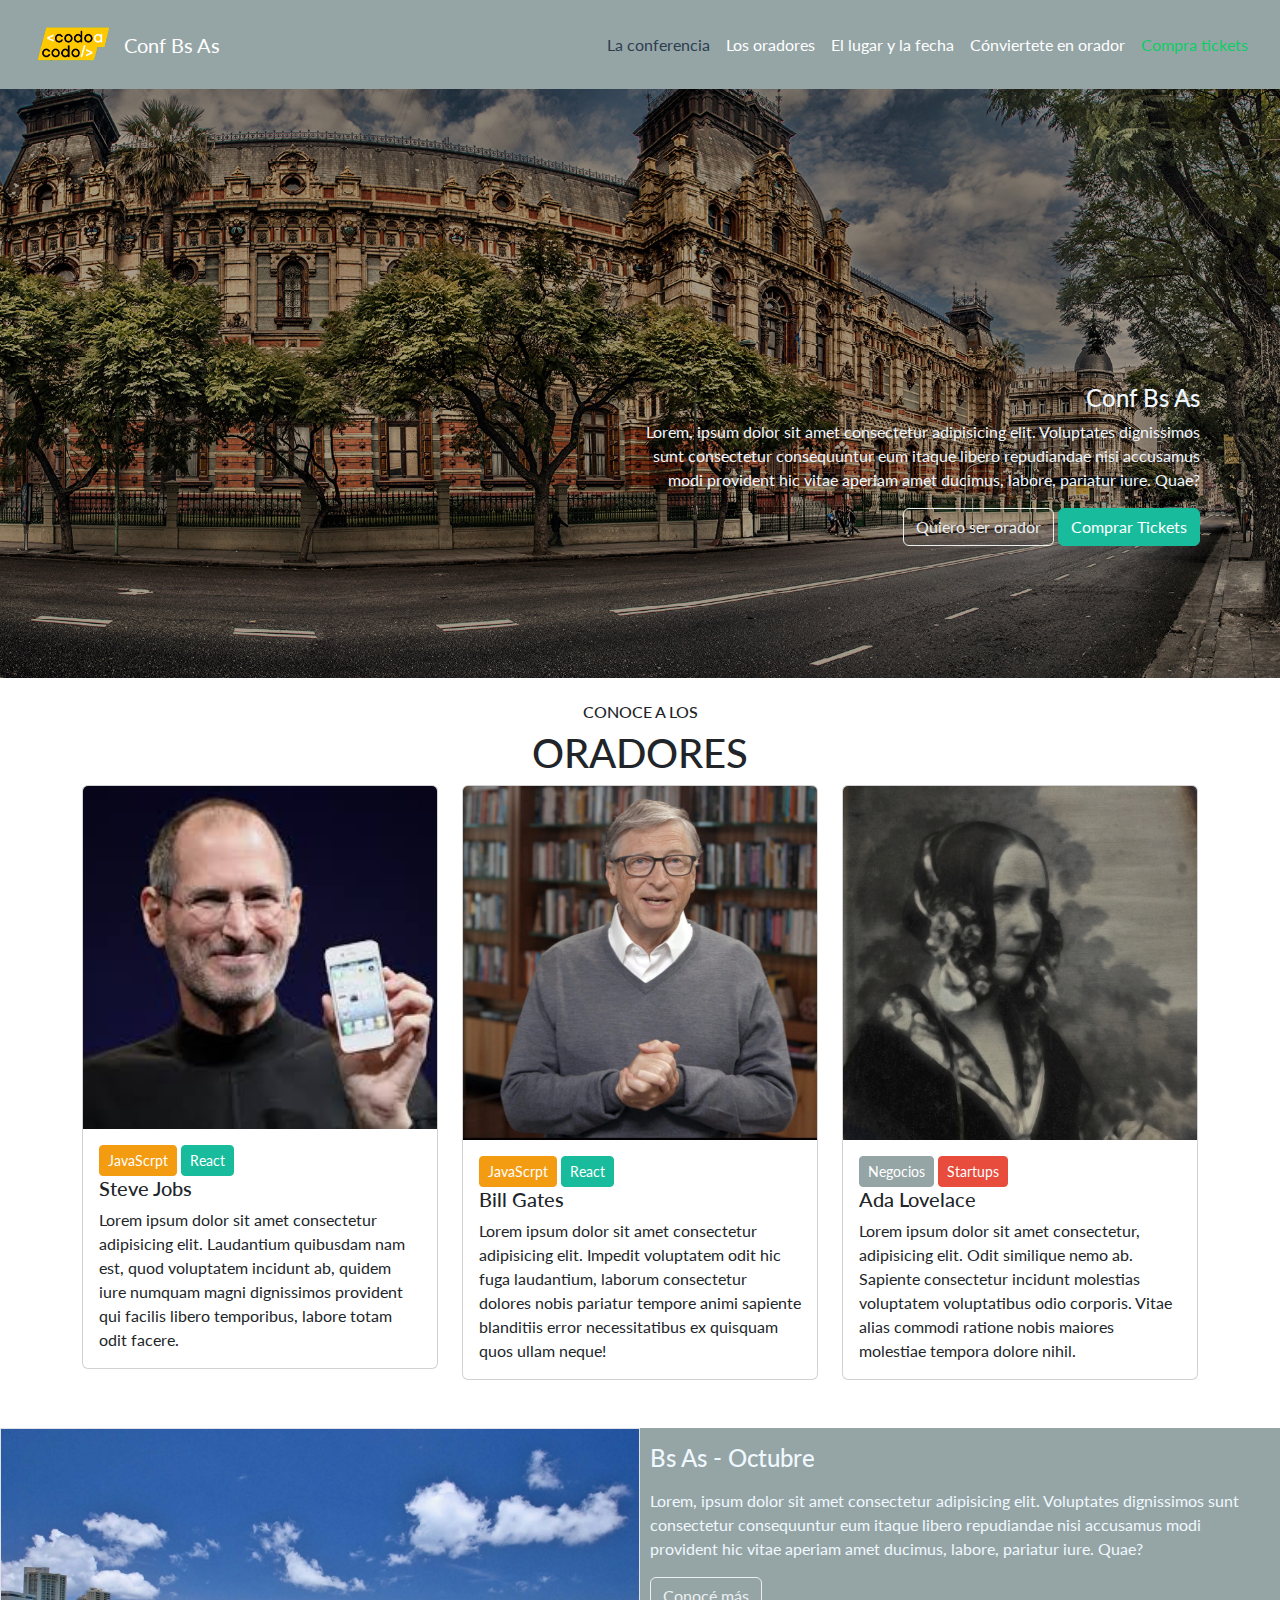
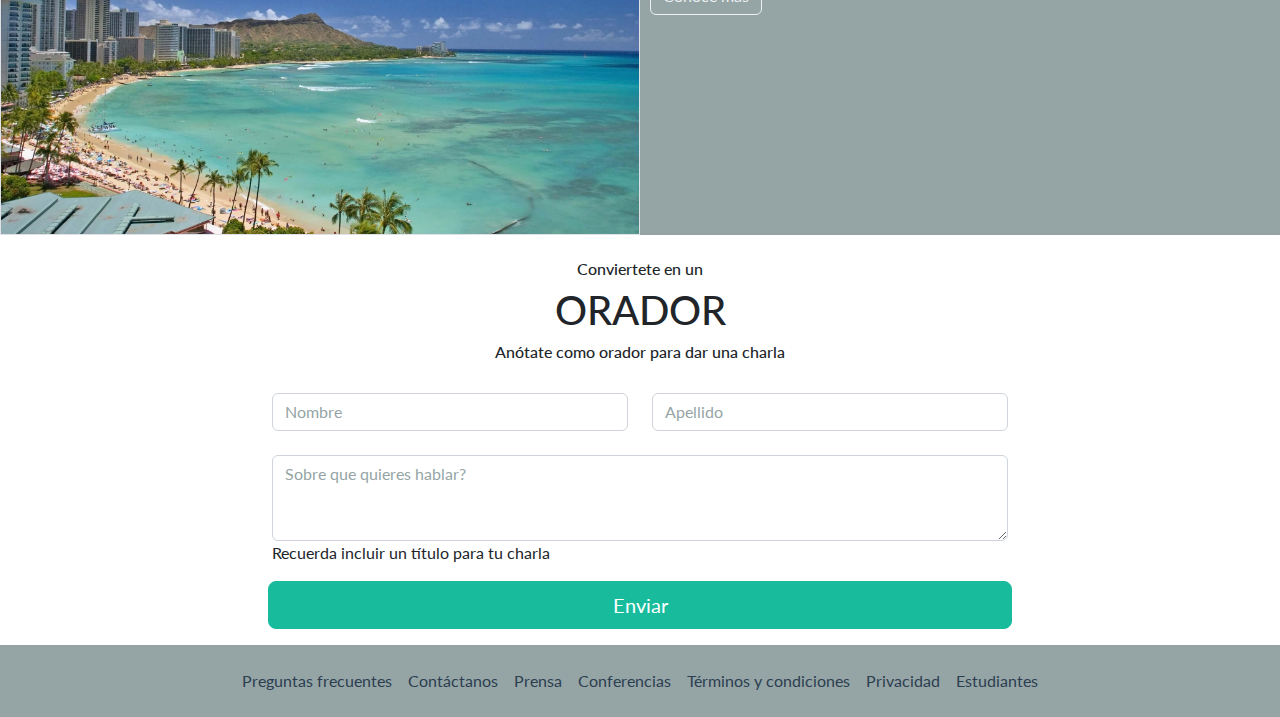
<file: index.html>
<!DOCTYPE html>
<html lang="en">
<head>
    <meta charset="UTF-8">
    <meta http-equiv="X-UA-Compatible" content="IE=edge">
    <meta name="viewport" content="width=device-width, initial-scale=1.0">
    <title>TP Javascript</title>
    <link rel="stylesheet" href="./bootstrap.min.css">
   
    <link rel="stylesheet" href="./style.css">

    
</head>
<body>
    <div class="container-fluid bg-secondary">
        <div class="container-sd">
            <nav class="navbar navbar-expand-lg navbar-dark bg-secondary">
                <div class="container-fluid">
                    <div>
                        <img src="./imagenes_integrador_front/codoacodo.png" id="logo">
                    </div>
        
                    <a class="navbar-brand" href="#">Conf Bs As</a>
                        <button class="navbar-toggler" type="button" data-bs-toggle="collapse" data-bs-target="#navbarSupportedContent" aria-controls="navbarSupportedContent" aria-expanded="false" aria-label="Toggle navigation">
                            <span class="navbar-toggler-icon"></span>
                        </button>
                    <div class="collapse navbar-collapse" id="navbarSupportedContent">
                        <ul class="navbar-nav ms-auto mb-2 mb-lg-0">
                            <li class="nav-item">
                                <a class="nav-link active" aria-current="page" href="#">La conferencia</a>
                            </li>
                            <li class="nav-item">
                                <a class="nav-link" href="#">Los oradores</a>
                            </li>
                            <li class="nav-item">
                                <a class="nav-link" href="#">El lugar y la fecha</a>
                            </li>
                            <li class="nav-item">
                                <a class="nav-link" href="#">Cónviertete en orador</a>
                            </li>
                            <li class="nav-item">
                                <a class="nav-link" href="./ticket.html" style="color:rgb(12, 206, 99);">Compra tickets</a>
                            </li>
                        </ul>
                    
                    </div>
                </div>
            </nav>  
        </div>
    </div>

    <div class="foto position-relative">
        <img src="./imagenes_integrador_front/ba1-2.png" class="img-fluid" alt="Foto Bs As" id="Foto_Bs_Ab">
        <div class="superpuesto position-absolute top-50 start-50" id="texto-super">
            <h4>Conf Bs As</h4>
            <p>Lorem, ipsum dolor sit amet consectetur adipisicing elit. Voluptates dignissimos sunt consectetur consequuntur eum itaque libero repudiandae nisi accusamus modi provident hic vitae aperiam amet ducimus, labore, pariatur iure. Quae?</p>           
            <button type="button" class="btn btn-outline-light">Quiero ser orador</button>
            <a href="./ticket.html" class="btn btn-success ">Comprar Tickets</a>
        </div>
    </div>
    <br>
    <h6>CONOCE A LOS</h6>
    <h2>ORADORES</h2>

    <div class="container">
        <div class="row">

            <div class="col-4">
                <div class="card">
                    <img src="./imagenes_integrador_front/steve.jpg" class="card-img-top" alt="...">
                    <div class="card-body">
                        <a href="#" class="btn btn-warning btn-sm">JavaScrpt</a>
                        <a href="#" class="btn btn-success btn-sm">React</a>
                        <h5 class="card-title">Steve Jobs</h5>
                        <p class="card-text">Lorem ipsum dolor sit amet consectetur adipisicing elit. Laudantium quibusdam nam est, quod voluptatem incidunt ab, quidem iure numquam magni dignissimos provident qui facilis libero temporibus, labore totam odit facere.</p>                      
                    </div>
                </div>    
            </div>

            <div class="col-4">                     
                <div class="card">
                    <img src="./imagenes_integrador_front/bill.jpg" class="card-img-top" alt="...">
                    <div class="card-body">
                        <a href="#" class="btn btn-warning btn-sm">JavaScrpt</a>
                        <a href="#" class="btn btn-success btn-sm">React</a>
                        <h5 class="card-title">Bill Gates</h5>
                        <p class="card-text">Lorem ipsum dolor sit amet consectetur adipisicing elit. Impedit voluptatem odit hic fuga laudantium, laborum consectetur dolores nobis pariatur tempore animi sapiente blanditiis error necessitatibus ex quisquam quos ullam neque!</p>                      
                    </div>
                </div>  
            </div>

            <div class="col-4">      
                <div class="card">
                    <img src="./imagenes_integrador_front/ada.jpeg" class="card-img-top" alt="...">
                    <div class="card-body">
                        <a href="#" class="btn btn-secondary btn-sm">Negocios</a>
                        <a href="#" class="btn btn-danger btn-sm">Startups</a>
                        <h5 class="card-title">Ada Lovelace</h5>
                        <p class="card-text">Lorem ipsum dolor sit amet consectetur, adipisicing elit. Odit similique nemo ab. Sapiente consectetur incidunt molestias voluptatem voluptatibus odio corporis. Vitae alias commodi ratione nobis maiores molestiae tempora dolore nihil.</p>                      
                    </div>
                </div>
            </div>

        </div>
        

    </div>

    <div class="row mt-5 g-0">

        <div class="col-6">
            <img src="./imagenes_integrador_front/honolulu.jpg" class="img-fluid border" alt="">
        </div>

        <div class="col-6 bg-secondary">
            <div class="superpuesto2">
                <p><h4>Bs As - Octubre</h4></p>
                <p>Lorem, ipsum dolor sit amet consectetur adipisicing elit. Voluptates dignissimos sunt consectetur consequuntur eum itaque libero repudiandae nisi accusamus modi provident hic vitae aperiam amet ducimus, labore, pariatur iure. Quae?</p>               
                <button type="button" class="btn btn-outline-light">Conocé más</button>  
            </div>
        </div>

    </div>
    <br>
    <h6>Conviertete en un</h6>
    <h2>ORADOR</h2>
    <h6>Anótate como orador para dar una charla</h6>

    
    <div class="container">
        <form class="row">

            <form >
                <div class="col-4 offset-md-2">
                  
                    <label for="inputEmail4"></label>
                    <input type="email" class="form-control" id="inputEmail4" placeholder="Nombre">
                </div>
                  
                <div class="col-4">
                    <label for="inputPassword4"></label>
                    <input type="password" class="form-control" id="inputPassword4" placeholder="Apellido">
                </div>

                <form>
                    <div class="form-group col-8 offset-md-2">
                      <label for="exampleFormControlTextarea1"></label>
                      <textarea class="form-control" id="exampleFormControlTextarea1" rows="3" placeholder="Sobre que quieres hablar?"></textarea>
                    </div>
                    <p class="col-5 offset-md-2"> Recuerda incluir un título para tu charla</p>
                </form>            

                <button type="submit" class="btn btn-success btn-lg btn-block col-8 offset-md-2">Enviar</button> 
               
            </form>      

        </form>
    </div>

    <p></p>

    
    <div class="container-fluid bg-secondary">
        <div class="container-sd">
            <nav class="navbar navbar-expand-lg navbar-dark bg-secondary">
                <div class="container-fluid">
        
                    <div class="collapse navbar-collapse" id="navbarSupportedContent">
                        <ul class="navbar-nav mx-auto mb-2 mb-lg-0">
                            <li class="nav-item">
                                <a class="nav-link active href="#">Preguntas frecuentes</a>
                            </li>
                            <li class="nav-item">
                                <a class="nav-link active" href="#">Contáctanos</a>
                            </li>
                            <li class="nav-item">
                                <a class="nav-link active" href="#">Prensa</a>
                            </li>
                            <li class="nav-item">
                                <a class="nav-link active" href="#">Conferencias</a>
                            </li>
                            <li class="nav-item">
                                <a class="nav-link active" href="#">Términos y condiciones</a>
                            </li>
                            <li class="nav-item">
                                <a class="nav-link active" href="#">Privacidad</a>
                            </li>
                            <li class="nav-item">
                                <a class="nav-link active" href="#">Estudiantes</a>
                            </li>
                        </ul>
                    
                    </div>
                </div>
            </nav>  
        </div>
    </div>
  
</body>
</html>
</file>
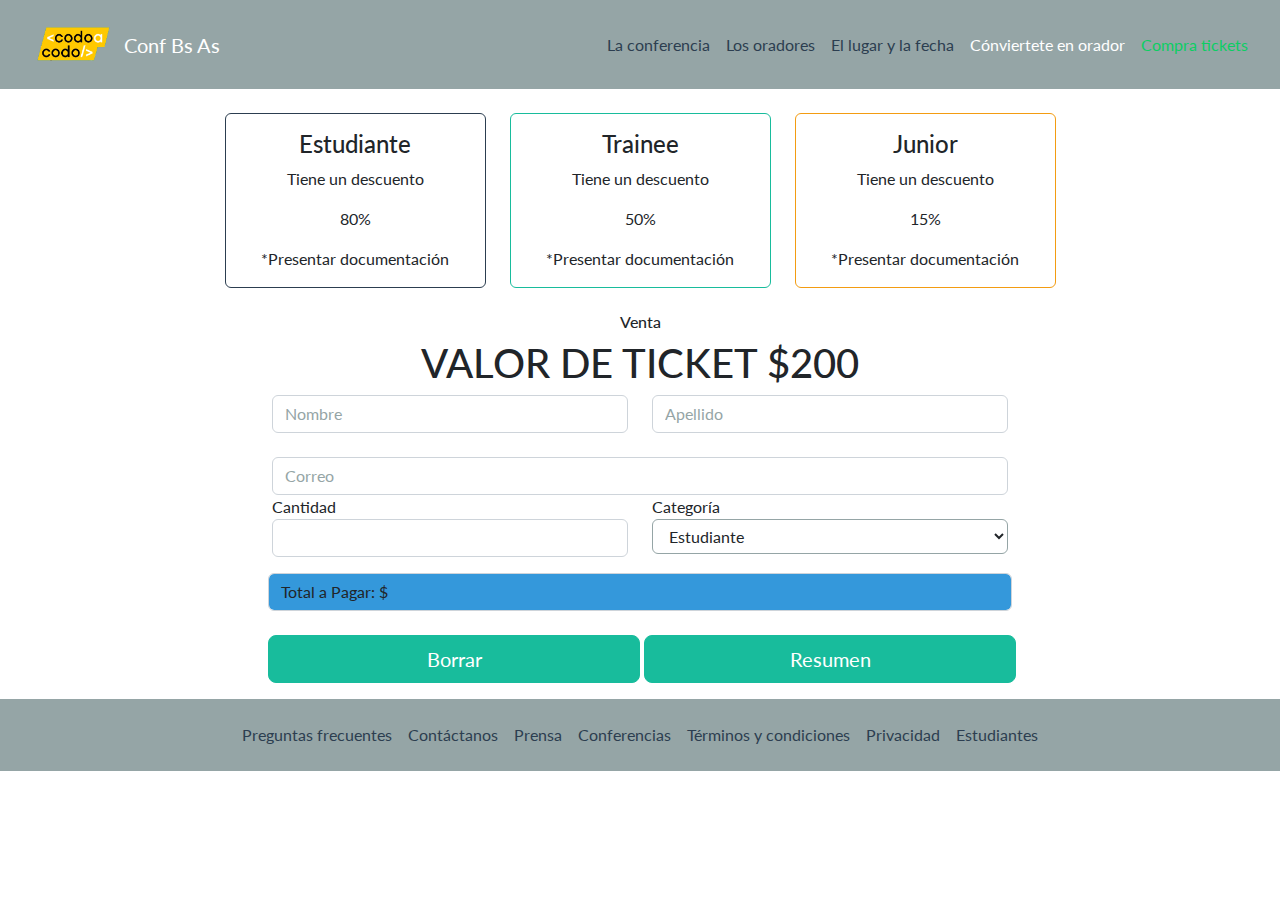
<file: ticket.html>
<!DOCTYPE html>
<html lang="en">
<head>
    <meta charset="UTF-8">
    <meta http-equiv="X-UA-Compatible" content="IE=edge">
    <meta name="viewport" content="width=device-width, initial-scale=1.0">
    <title>TP Javascript</title>
    <link rel="stylesheet" href="./bootstrap.min.css">
   
    <link rel="stylesheet" href="./style.css">

    
</head>
<body>
    <div class="container-fluid bg-secondary">
        <div class="container-sd">
            <nav class="navbar navbar-expand-lg navbar-dark bg-secondary">
                <div class="container-fluid">
                    <div>
                        <img src="./imagenes_integrador_front/codoacodo.png" id="logo">
                    </div>
        
                    <a class="navbar-brand" href="#">Conf Bs As</a>
                        <button class="navbar-toggler" type="button" data-bs-toggle="collapse" data-bs-target="#navbarSupportedContent" aria-controls="navbarSupportedContent" aria-expanded="false" aria-label="Toggle navigation">
                            <span class="navbar-toggler-icon"></span>
                        </button>
                    <div class="collapse navbar-collapse" id="navbarSupportedContent">
                        <ul class="navbar-nav ms-auto mb-2 mb-lg-0">
                            <li class="nav-item">
                                <a class="nav-link active" aria-current="page" href="#">La conferencia</a>
                            </li>
                            <li class="nav-item">
                                <a class="nav-link active" href="#">Los oradores</a>
                            </li>
                            <li class="nav-item">
                                <a class="nav-link active" href="#">El lugar y la fecha</a>
                            </li>
                            <li class="nav-item">
                                <a class="nav-link" href="./index.html">Cónviertete en orador</a>
                            </li>
                            <li class="nav-item">
                                <a class="nav-link" href="#" style="color:rgb(12, 206, 99);">Compra tickets</a>
                            </li>
                        </ul>
                    
                    </div>
                </div>
            </nav>  
        </div>
    </div>

    <br>
       
    <div class="container fluid ">
        <div class="row justify-content-center">

            <div class="col-3 ">
                <div class="card border-primary">
                    <div class="card-body text-center">
                        <h4 class="card-title">Estudiante</h4>
                        <p class="card-text">Tiene un descuento</p>
                        <p class="card-text">80%</p>
                        <p class="card-text">*Presentar documentación</p>                     
                    </div>
                </div>    
            </div>

            <div class="col-3">                     
                <div class="card border-success">
                    <div class="card-body text-center">
                        <h4 class="card-title">Trainee</h4>
                        <p class="card-text">Tiene un descuento</p>
                        <p class="card-text">50%</p>
                        <p class="card-text">*Presentar documentación</p>                     
                    </div>
                </div>  
            </div>

            <div class="col-3">      
                <div class="card border-warning">
                    <div class="card-body text-center">
                        <h4 class="card-title">Junior</h4>
                        <p class="card-text">Tiene un descuento</p>
                        <p class="card-text">15%</p>
                        <p class="card-text">*Presentar documentación</p>                     
                    </div>
                </div>
            </div>

        </div>
        

    </div>

    <br>
    <h6>Venta</h6>
    <h2>VALOR DE TICKET $200</h2>

    
    <div class="container">

            <form class="row">
                <div class="col-4 offset-md-2">
                    <input type="text" id="form-nombre" class="form-control" placeholder="Nombre"/>
                </div>
                  
                <div class="col-4">
                    <input type="text" id="form-apellido" class="form-control" placeholder="Apellido"/>
                </div>

                <div class="form-group col-8 offset-md-2">
                    <label for="inputEmail4"></label>
                    <input type="email" class="form-control" id="input-mail" placeholder="Correo">
                </div>
                                
                <div class="col-4 offset-md-2">
                    <label for="cant">Cantidad</label>
                    <input type="number" name="cantidad" id="form-cantidad" class="form-control" min="1"/>
                </div>
                  
                <div class="col-4">
                    <label for="">Categoría</label>
                    <select class="btn border-secondary text-start dropdown-toggle  col-12" type="button" id="tipoentrada" data-bs-toggle="dropdown" aria-expanded="false" >
                        <option value="20" selected>Estudiante</option>
                        <option value="50">Trainee</option>
                        <option value="85">Junior</option>
                        
                    </select>
                </div>

                <p class="col-5 offset-md-2"></p> 

            </form>  

            <div class="form-group col-8 offset-md-2 ">
                <label for="a_pagar" class="form-control bg-info" id="costo_total" rows="3" >Total a Pagar: $</label>
                
            </div>
            <br>
            <a href="./ticket.html" class="btn btn-success btn-lg btn-block col-4 offset-md-2 ">Borrar</a>          
            <button type="submit" class="btn btn-success btn-lg btn-block col-4 " onclick="total_a_pagar()">Resumen</button>

    </div>

    <p></p>
 
    <div class="container-fluid bg-secondary">
        <div class="container-sd">
            <nav class="navbar navbar-expand-lg navbar-dark bg-secondary">
                <div class="container-fluid">
        
                    <div class="collapse navbar-collapse" id="navbarSupportedContent">
                        <ul class="navbar-nav mx-auto mb-2 mb-lg-0">
                            <li class="nav-item">
                                <a class="nav-link active href="#">Preguntas frecuentes</a>
                            </li>
                            <li class="nav-item">
                                <a class="nav-link active" href="#">Contáctanos</a>
                            </li>
                            <li class="nav-item">
                                <a class="nav-link active" href="#">Prensa</a>
                            </li>
                            <li class="nav-item">
                                <a class="nav-link active" href="#">Conferencias</a>
                            </li>
                            <li class="nav-item">
                                <a class="nav-link active" href="#">Términos y condiciones</a>
                            </li>
                            <li class="nav-item">
                                <a class="nav-link active" href="#">Privacidad</a>
                            </li>
                            <li class="nav-item">
                                <a class="nav-link active" href="#">Estudiantes</a>
                            </li>
                        </ul>
                    
                    </div>
                </div>
            </nav>  
        </div>
    </div>
    <script src="https://cdn.jsdelivr.net/npm/bootstrap@5.0.2/dist/js/bootstrap.bundle.min.js" integrity="sha384-MrcW6ZMFYlzcLA8Nl+NtUVF0sA7MsXsP1UyJoMp4YLEuNSfAP+JcXn/tWtIaxVXM" crossorigin="anonymous"></script>
    <script src="./ticket.js"></script>
	</body>
</html>
</file>
<file: style.css>
#logo {
    max-width: 100px !important; 
}

h2 {
    text-align: center;
}

h6 {
    text-align: center;
}
.superpuesto {
    margin-right: 5em !important;
    color: aliceblue !important;
    text-align: right !important;
}
.superpuesto2 {
    margin: 10px !important;
    color: aliceblue !important;
}
.nav-link:hover {
    background-color: rgba(255, 255, 255, 0.856) !important;
    color: black !important;
}
#fot{
    padding: 50px !important;
}
@media (max-width: 1024px) {
    .superpuesto{
        position: absolute !important;
        left: 20px !important;
        top: 25px !important;
    }
}
</file>
